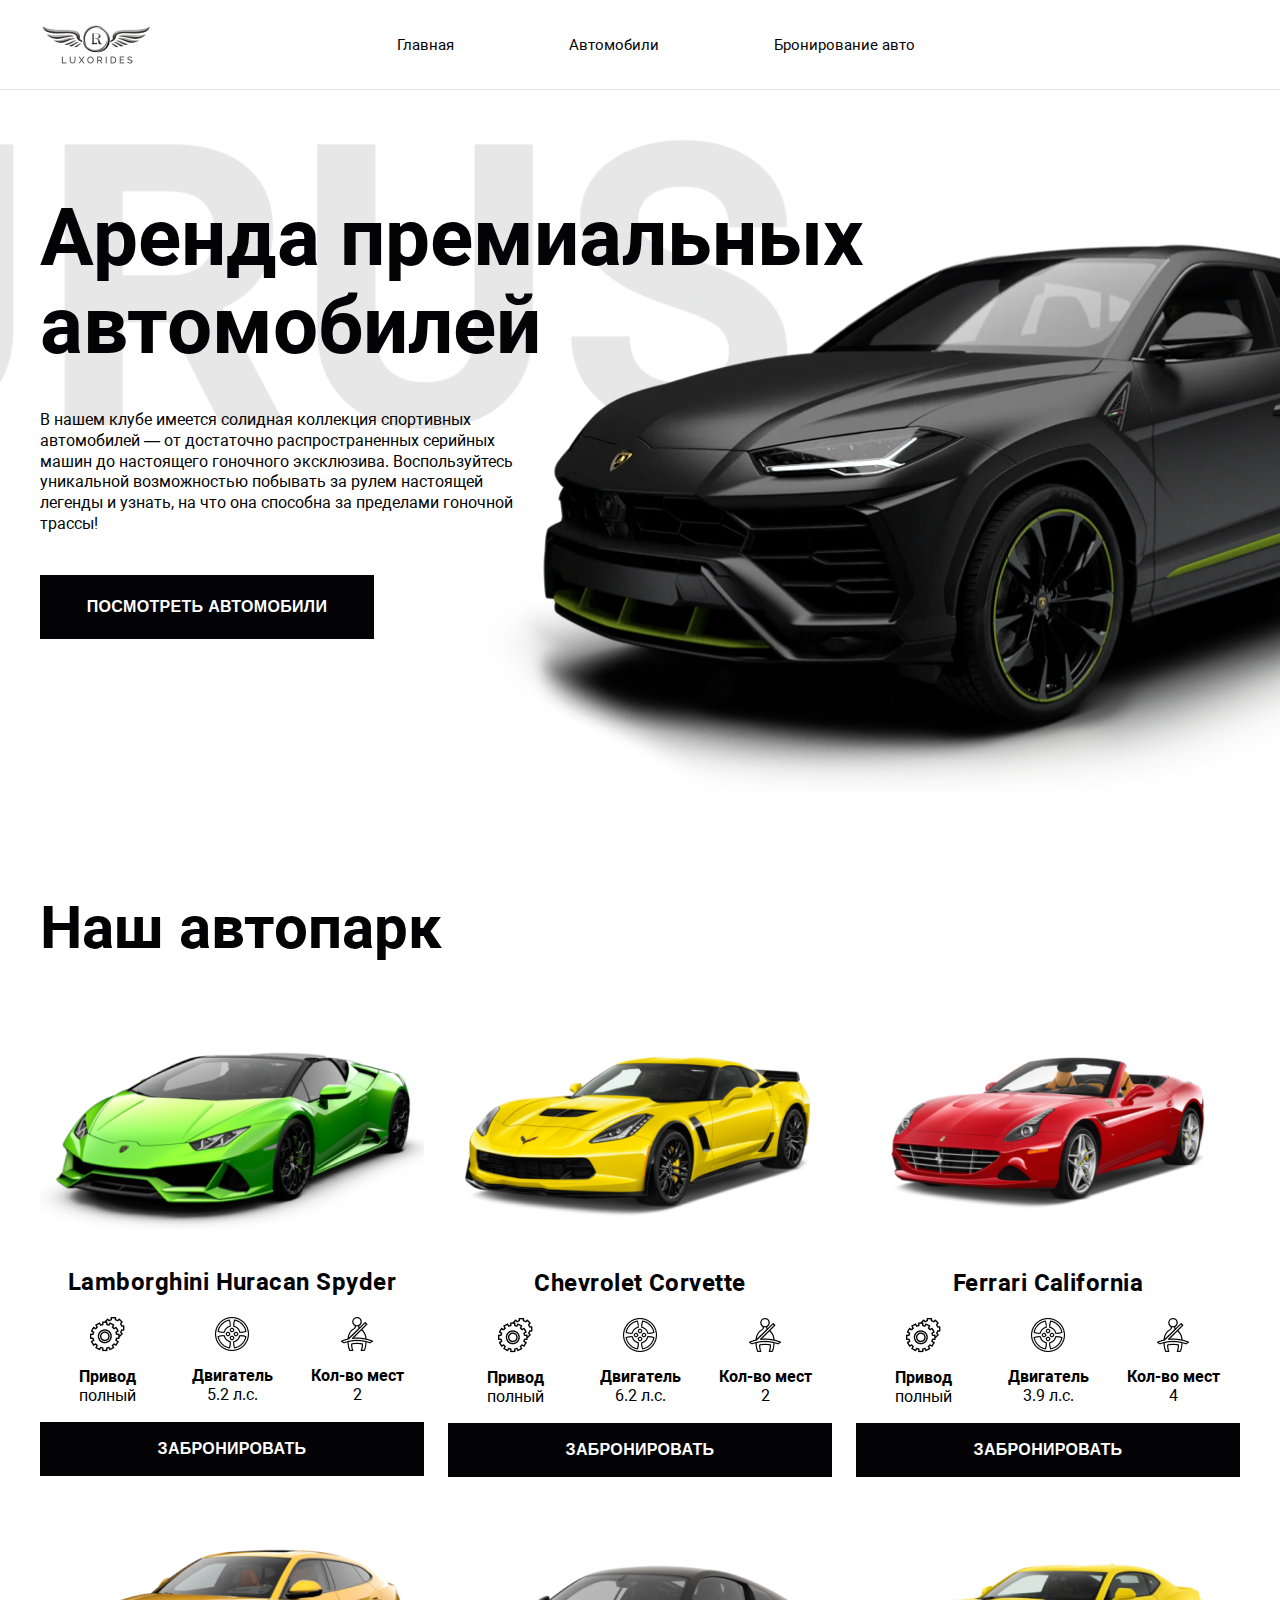
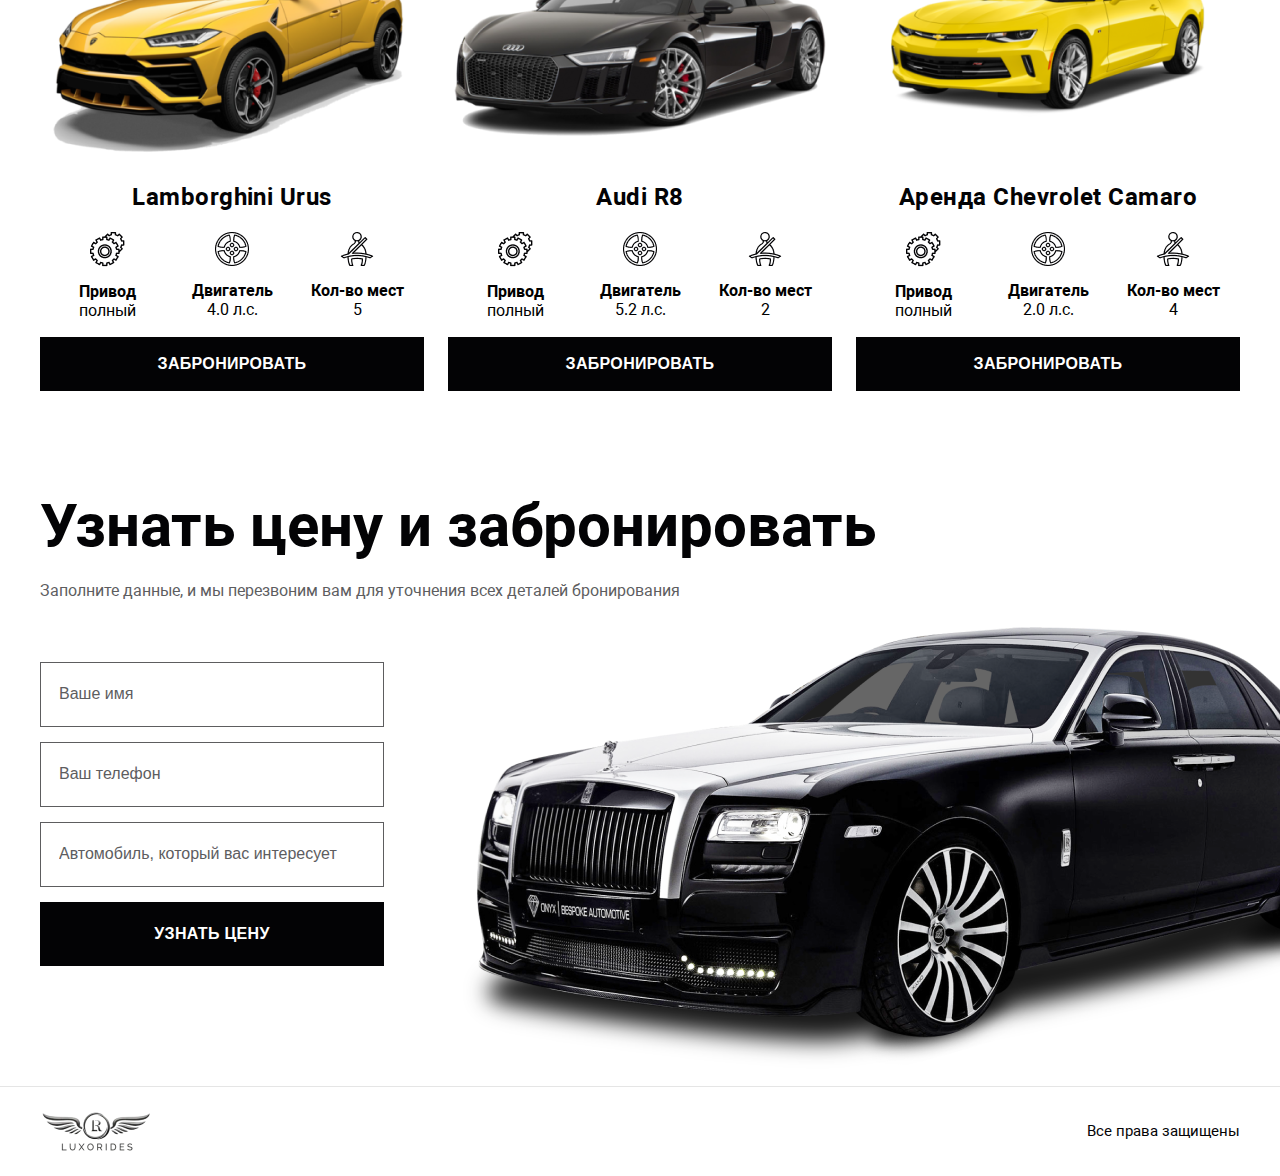
<file: index.html>
<!DOCTYPE html>
<html lang="en">
<head>
    <meta charset="UTF-8">
    <title>Аренда примиальных автомобилей</title>
    <link rel="stylesheet" href="styles/style.css">
</head>
<body>
<header class="header">
    <div class="container">
        <div class="logo">
            <img src="images/logo.png" alt="logo">
        </div>

        <nav class="menu">
            <ul>
                <li class="menu-item"><a href="#">Главная</a></li>
                <li class="menu-item"><a href="#car">Автомобили</a></li>
                <li class="menu-item"><a href="#price">Бронирование авто</a></li>
            </ul>
        </nav>
    </div>
</header>

<section class="main">
    <div class="container">
        <div class="main-info">
            <h1 class="main-title">Аренда премиальных автомобилей</h1>
            <div class="main-text">
                В нашем клубе имеется солидная коллекция спортивных автомобилей — от достаточно распространенных
                серийных машин до настоящего гоночного эксклюзива. Воспользуйтесь уникальной возможностью побывать за
                рулем настоящей легенды и узнать, на что она способна за пределами гоночной трассы!
            </div>
            <div class="main-action">
                <button class="button">Посмотреть автомобили</button>
            </div>
        </div>
    </div>
</section>

<section class="car" id="car">
    <div class="container">
        <h2 class="sub-title">Наш автопарк</h2>
        <div class="car-items">
            <div class="car-item">
                <div class="car-item-image">
                    <img src="images/1.png" alt="car">
                </div>
                <div class="car-item-title">Lamborghini Huracan Spyder</div>
                <div class="car-item-info">
                    <div class="car-item-point">
                        <img src="images/gear.png" alt="gear">
                        <div>Привод</div>
                        <div>полный</div>
                    </div>
                    <div class="car-item-point">
                        <img src="images/wheel.png" alt="wheel">
                        <div>Двигатель</div>
                        <div>5.2 л.с.</div>
                    </div>
                    <div class="car-item-point">
                        <img src="images/belt.png" alt="belt">
                        <div>Кол-во мест</div>
                        <div>2</div>
                    </div>
                </div>
                <div class="car-item-action">
                    <button class="button">ЗАБРОНИРОВАТЬ</button>
                </div>
            </div>
            <div class="car-item">
                <div class="car-item-image">
                    <img src="images/2.png" alt="car">
                </div>
                <div class="car-item-title">Chevrolet Corvette</div>
                <div class="car-item-info">
                    <div class="car-item-point">
                        <img src="images/gear.png" alt="gear">
                        <div>Привод</div>
                        <div>полный</div>
                    </div>
                    <div class="car-item-point">
                        <img src="images/wheel.png" alt="wheel">
                        <div>Двигатель</div>
                        <div>6.2 л.с.</div>
                    </div>
                    <div class="car-item-point">
                        <img src="images/belt.png" alt="belt">
                        <div>Кол-во мест</div>
                        <div>2</div>
                    </div>
                </div>
                <div class="car-item-action">
                    <button class="button">ЗАБРОНИРОВАТЬ</button>
                </div>
            </div>
            <div class="car-item">
                <div class="car-item-image">
                    <img src="images/3.png" alt="car">
                </div>
                <div class="car-item-title">Ferrari California</div>
                <div class="car-item-info">
                    <div class="car-item-point">
                        <img src="images/gear.png" alt="gear">
                        <div>Привод</div>
                        <div>полный</div>
                    </div>
                    <div class="car-item-point">
                        <img src="images/wheel.png" alt="wheel">
                        <div>Двигатель</div>
                        <div>3.9 л.с.</div>
                    </div>
                    <div class="car-item-point">
                        <img src="images/belt.png" alt="belt">
                        <div>Кол-во мест</div>
                        <div>4</div>
                    </div>
                </div>
                <div class="car-item-action">
                    <button class="button">Забронировать</button>
                </div>
            </div>
            <div class="car-item">
                <div class="car-item-image">
                    <img src="images/4.png" alt="car">
                </div>
                <div class="car-item-title">Lamborghini Urus</div>
                <div class="car-item-info">
                    <div class="car-item-point">
                        <img src="images/gear.png" alt="gear">
                        <div>Привод</div>
                        <div>полный</div>
                    </div>
                    <div class="car-item-point">
                        <img src="images/wheel.png" alt="wheel">
                        <div>Двигатель</div>
                        <div>4.0 л.с.</div>
                    </div>
                    <div class="car-item-point">
                        <img src="images/belt.png" alt="belt">
                        <div>Кол-во мест</div>
                        <div>5</div>
                    </div>
                </div>
                <div class="car-item-action">
                    <button class="button">ЗАБРОНИРОВАТЬ</button>
                </div>
            </div>
            <div class="car-item">
                <div class="car-item-image">
                    <img src="images/5.png" alt="car">
                </div>
                <div class="car-item-title">Audi R8</div>
                <div class="car-item-info">
                    <div class="car-item-point">
                        <img src="images/gear.png" alt="gear">
                        <div>Привод</div>
                        <div>полный</div>
                    </div>
                    <div class="car-item-point">
                        <img src="images/wheel.png" alt="wheel">
                        <div>Двигатель</div>
                        <div>5.2 л.с.</div>
                    </div>
                    <div class="car-item-point">
                        <img src="images/belt.png" alt="belt">
                        <div>Кол-во мест</div>
                        <div>2</div>
                    </div>
                </div>
                <div class="car-item-action">
                    <button class="button">ЗАБРОНИРОВАТЬ</button>
                </div>
            </div>
            <div class="car-item">
                <div class="car-item-image">
                    <img src="images/6.png" alt="car">
                </div>
                <div class="car-item-title">Аренда Chevrolet Camaro</div>
                <div class="car-item-info">
                    <div class="car-item-point">
                        <img src="images/gear.png" alt="gear">
                        <div>Привод</div>
                        <div>полный</div>
                    </div>
                    <div class="car-item-point">
                        <img src="images/wheel.png" alt="wheel">
                        <div>Двигатель</div>
                        <div>2.0 л.с.</div>
                    </div>
                    <div class="car-item-point">
                        <img src="images/belt.png" alt="belt">
                        <div>Кол-во мест</div>
                        <div>4</div>
                    </div>
                </div>
                <div class="car-item-action">
                    <button class="button">ЗАБРОНИРОВАТЬ</button>
                </div>
            </div>
        </div>
    </div>
</section>

<section class="price" id="price">
    <div class="container">
        <h2 class="sub-title">Узнать цену и забронировать</h2>
        <div class="price-text">
            Заполните данные, и мы перезвоним вам для уточнения всех деталей бронирования
        </div>
        <form action="" class="price-form">
            <input type="text" class="price-input" placeholder="Ваше имя">
            <input type="text" class="price-input" placeholder="Ваш телефон">
            <input type="text" class="price-input" placeholder="Автомобиль, который вас интересует">
            <button class="button">Узнать цену</button>
        </form>
        <img class="price-image" src="images/rolls.png" alt="rolls">
    </div>
</section>

<footer class="footer">
    <div class="container">
        <div class="logo">
            <img src="images/logo.png" alt="logo">
        </div>
        <div class="rights">Все права защищены</div>
    </div>
</footer>
</body>
</html>
</file>
<file: styles/style.css>
* {
    padding: 0;
    margin: 0;
}

@font-face {
    font-family: Roboto;
    src: url("../fonts/Roboto.ttf");
}

@font-face {
    font-family: Roboto;
    src: url("../fonts/Robotobold.ttf");
    font-weight: bold;
}

body {
    font-family: Roboto, sans-serif;
}

.header {
    border-bottom: 1px solid #E5E5E5;
    padding: 25px 0;
}

.container {
    max-width: 1200px;
    margin: 0 auto;
}

.header .container {
    display: flex;
    align-items: center;
}

.logo img {
    vertical-align: bottom;
}

.menu {
    margin-left: 244px;
}

.menu ul {
    list-style: none;
    display: flex;
}

.menu-item {
    margin-right: 115px;
}

.menu-item a {
    font-size: 15px;
    color: #030305;
    text-decoration: none;
}

.menu-item a:hover {
    border-bottom: 2px solid black;
}

.main {
    background-image: url("../images/background.png");
    background-position: center;
    background-size: cover;
    padding: 104px 0 154px 0;
}

.main-info {
    max-width: 855px;
}

.main-title {
    font-weight: bold;
    font-size: 80px;
    line-height: 110%;
    color: #030305;
    margin-bottom: 40px;
}

.main-text {
    font-size: 16px;
    line-height: 130%;
    color: #030305;
    margin-bottom: 40px;
    max-width: 502px;
}

.button {
    padding: 20px;
    width: 334px;
    height: 64px;
    background: #030305;
    border: 0;
    box-sizing: border-box;
    text-align: center;
    font-weight: bold;
    font-size: 16px;
    letter-spacing: 0.02em;
    text-transform: uppercase;
    color: #FFFFFF;
    transition: background-color .5s;
}

.button:hover {
    cursor: pointer;
    background: #575757;
}

.car {
    padding: 100px 0;
}

.sub-title {
    font-weight: bold;
    font-size: 60px;
    line-height: 70px;
    color: #030305;
}

.car-items {
    display: flex;
    flex-wrap: wrap;
    align-items: center;
    justify-content: space-between;
}
.car-item {
    max-width: 384px;
    text-align: center;
    margin-top: 40px;
}

.car-item-image img {
    vertical-align: bottom;
}

.car-item-title {
    font-weight: bold;
    font-size: 24px;
    line-height: 150%;
    letter-spacing: 0.02em;
    color: #030305;
    padding: 15px 0 17px 0;
}

.car-item-info {
    display: flex;
    align-items: center;
    justify-content: center;
}

.car-item-point {
    width: 110px;
    height: 92px;
    margin: 0 7.5px;
}

.car-item-point img {
    margin-bottom: 11px;
}
.car-item-action {
    margin-top: 13px;
}

.car-item-action .button {
    width: 100%;
    padding: 15px;
    height: 54px;
}

.car-item-point > div:nth-child(2) {
    font-weight: bold;
}
.price {
    overflow: hidden;
}

.price .container {
    position: relative;
    padding-bottom: 120px;
}

.price .sub-title {
    margin-bottom: 20px;
}

.price-text {
    font-size: 16px;
    line-height: 130%;
    color: #5D5D5F;
    margin-bottom: 60px;
}

.price-form {
    max-width: 344px;
}

.price-input {
    padding: 22px 18px;
    width: 344px;
    height: 65px;
    background: #FFFFFF;
    border: 1px solid #5D5D5F;
    box-sizing: border-box;
    font-size: 16px;
    line-height: 130%;
    color: #000;
    outline: none;
    margin-bottom: 15px;
}

.price-input::placeholder {
    color: #5D5D5F;
}

.price .button {
    width: 100%;
}

.price-image {
    position: absolute;
    bottom: 0;
    left: 401px;
}

.footer {
    border-top: 1px solid #E5E5E5;
    padding: 25px 0;
}

.footer .container {
    display: flex;
    align-items: center;
    justify-content: space-between;
}

.rights {
    font-size: 15px;
    color: #030305;
}
</file>
